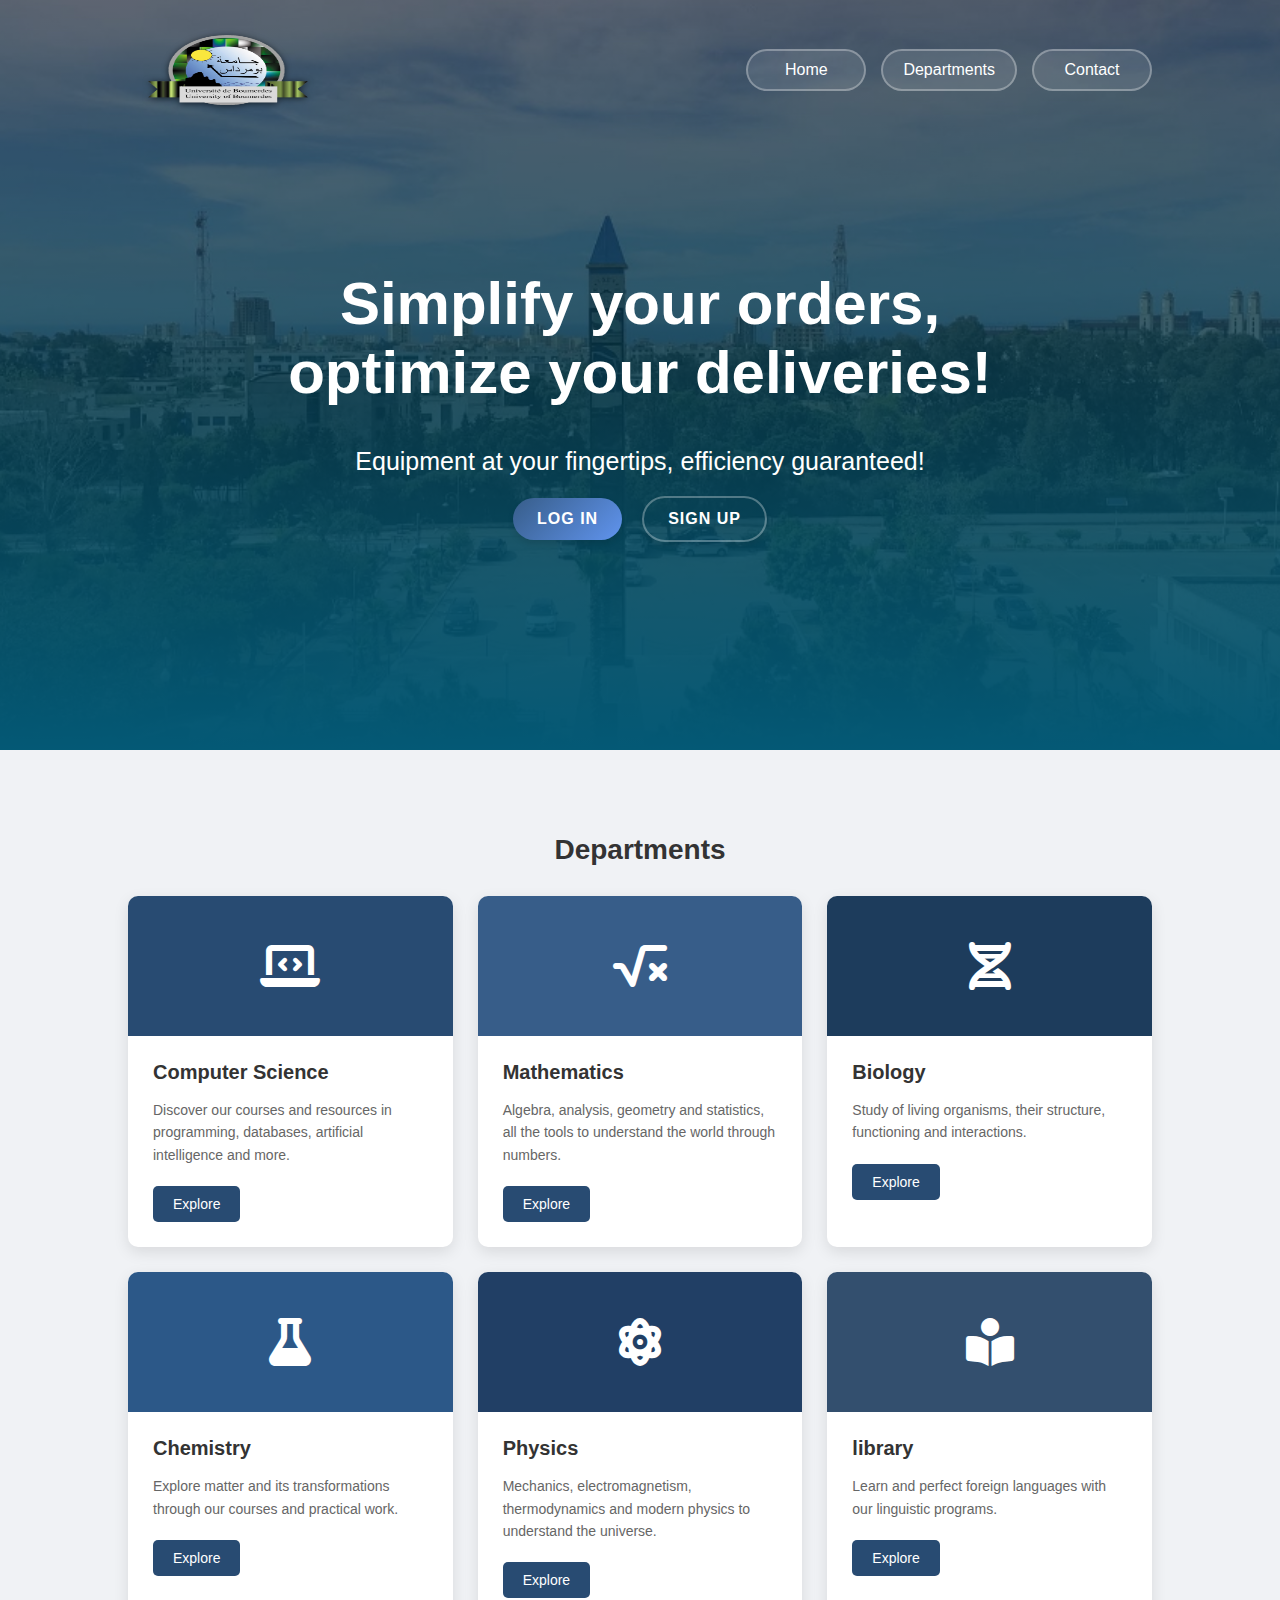
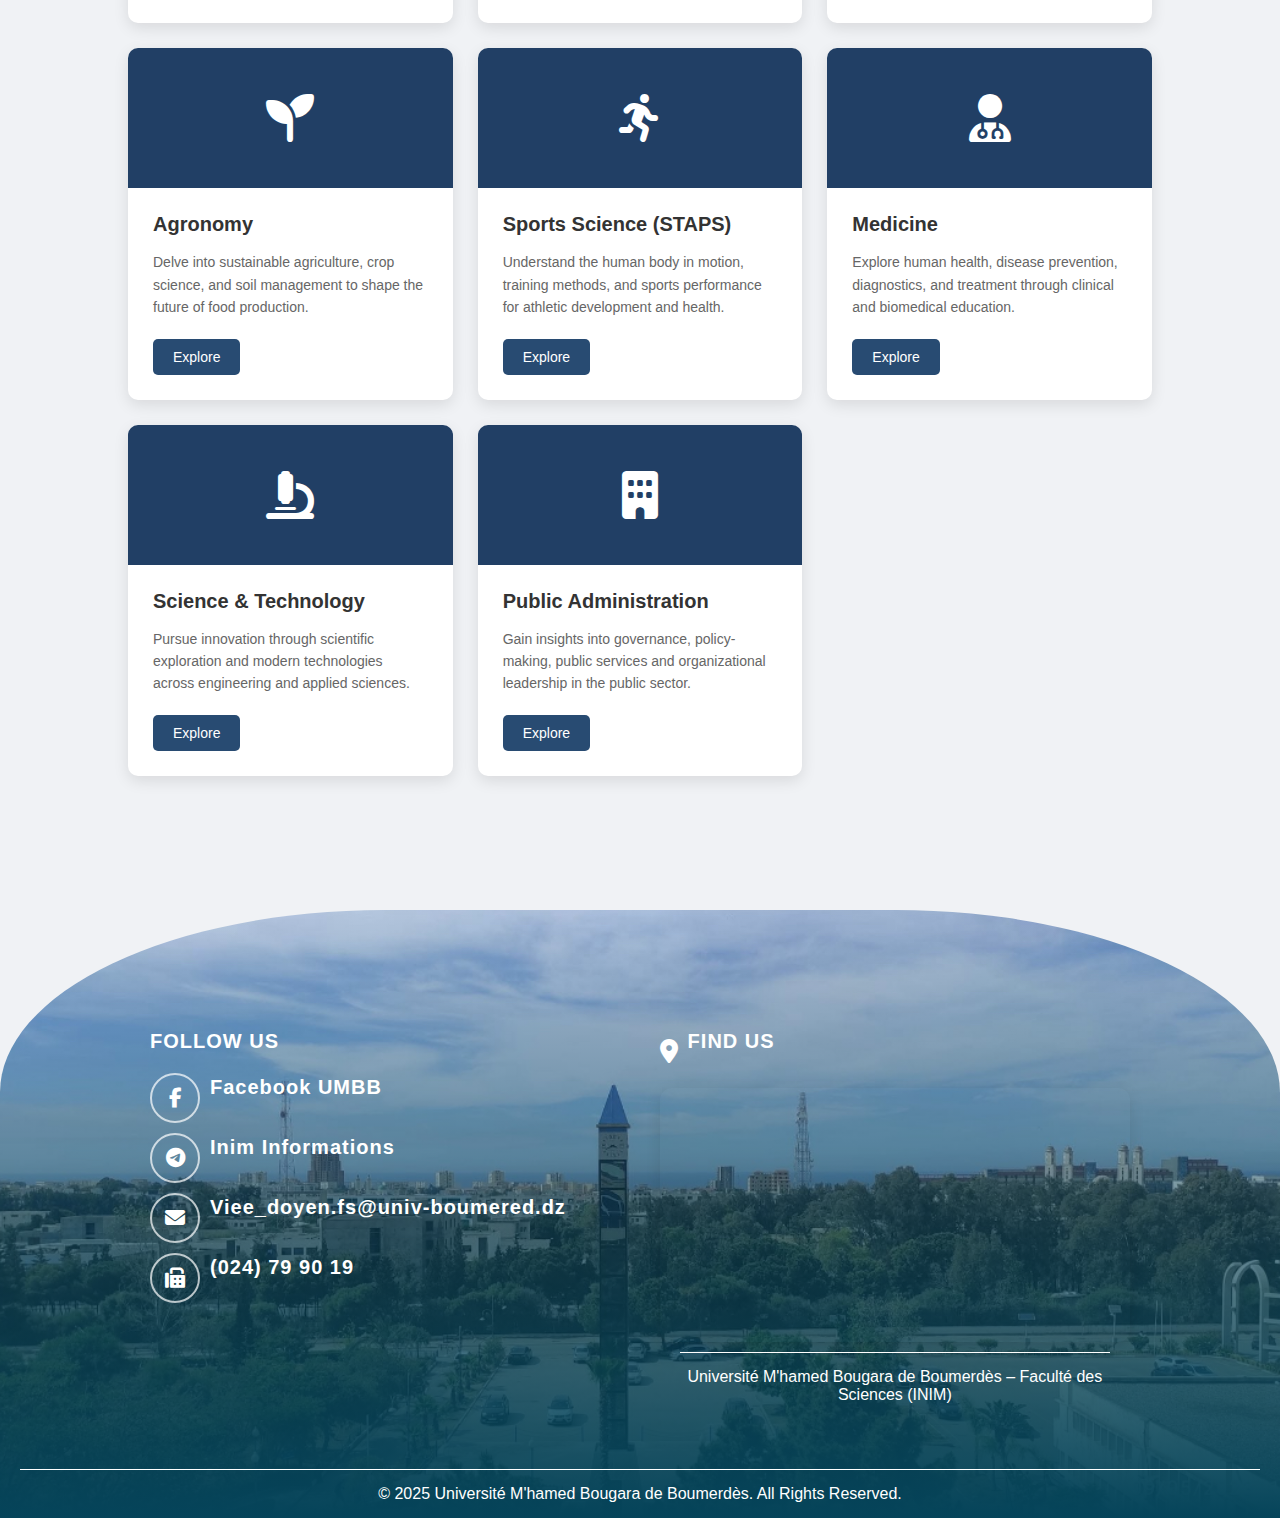
<file: index.html>
<!DOCTYPE html>
<html lang="en">
<head>
    <meta charset="UTF-8">
    <meta name="viewport" content="width=device-width, initial-scale=1.0">
    <title>Main Page</title>
    <style>
        * {
            margin: 0;
            padding: 0;
            box-sizing: border-box;
            font-family: Arial, sans-serif;
            --accent: #a88beb;
        }
        
        body {
            background-color: #f0f2f5;
        }
        .logo {
            display: flex;
            align-items: center;
        }
        
        .logo img {
            width: 200px;
            height: 70px;
            margin: 10%;
        }
        
        
        
        /* Style for navbar links with new design */
        .nav-links {
            display: flex;
            list-style: none;
            gap: 15px;
        }
        
        .nav-links li a {
            display: inline-block;
            padding: 10px 20px;
            color: white;
            text-decoration: none;
            font-weight: 500;
            border: 2px solid rgba(255, 255, 255, 0.3);
            border-radius: 30px;
            background-color: rgba(255, 255, 255, 0.1);
            transition: all 0.3s ease;
            text-align: center;
            min-width: 120px;
        }
        
        .nav-links li a:hover {
            background-color: rgba(255, 255, 255, 0.2);
            transform: translateY(-3px);
            box-shadow: 0 5px 15px rgba(0, 0, 0, 0.2);
        }
        
        .dropdown {
            position: relative;
            display: inline-block;
        }
        
        .dropdown-content {
            display: none;
            position: absolute;
            background-color: #111;
            min-width: 200px;
            box-shadow: 0 8px 16px rgba(0,0,0,0.2);
            z-index: 1;
            border-radius: 5px;
            top: 45px;
        }
        
        .dropdown-content a {
            color: #fff;
            padding: 12px 16px;
            text-decoration: none;
            display: block;
            transition: background-color 0.3s;
            border-radius: 0 !important;
            border: none !important;
            text-align: left !important;
            min-width: initial !important;
        }
        
        .dropdown-content a:hover {
            background-color: #333;
        }
        
        .dropdown:hover .dropdown-content {
            display: block;
        }
        
        /* Base style for all buttons */
        .btn, .signup-btn {
            padding: 12px 24px;
            border-radius: 30px;
            font-family: 'Poppins', sans-serif;
            font-weight: 600;
            font-size: 16px;
            text-transform: uppercase;
            letter-spacing: 1px;
            cursor: pointer;
            transition: all 0.3s ease;
            box-shadow: 0 4px 6px rgba(0, 0, 0, 0.1);
            border: none;
            margin: 0 10px;
        }
        
        /* Specific style for login button */
        .btn-custom-primary {
            background: linear-gradient(135deg, #375d89 0%, #6094ee 100%);
            color: white;
        }
        
        .btn-custom-primary:hover {
            background: linear-gradient(135deg, #375d89 0%, #6094ee 100%);
            transform: translateY(-3px);
            box-shadow: 0 7px 14px rgba(0, 0, 0, 0.15);
        }
        
        /* Specific style for signup button */
        .signup-btn {
            background: transparent;
            color: white;
            border: 2px solid rgba(255, 255, 255, 0.3);
        }
        
        .signup-btn:hover {
            background: rgba(255, 255, 255, 0.1);
            color: white;
            transform: translateY(-3px);
            box-shadow: 0 7px 14px rgba(0, 0, 0, 0.15);
        }
        
        /* Style for button container */
        .auth-buttons {
            display: flex;
            justify-content: center;
            align-items: center;
            margin: 20px 0;
        }
        
        /* Click effect for both buttons */
        .btn:active, .signup-btn:active {
            transform: translateY(1px);box-shadow: 0 2px 4px rgba(0, 0, 0, 0.1);
        }
        
        .hero-logo {
            width: 80px;
            height: 80px;
            margin-bottom: 20px;
        }
        
        .hero h1 {
            font-size: 60px;
            margin-bottom: 40px;
            max-width: 800px;
        }
        
        .hero p {
            font-size: 25px;
            margin-bottom: 20px;
            max-width: 800px;
        }
        
        .cta-button {
            background-color: #0076ff;
            color: white;
            padding: 12px 30px;
            border: none;
            border-radius: 25px;
            font-size: 16px;
            cursor: pointer;
            transition: background-color 0.3s;
        }
        
        .cta-button:hover {
            background-color: #0062d1;
        }
        
        /* Main Content */
        #main-content {
            padding: 84px 10%;
        }
        
        .section-title {
            color: #333;
            font-size: 28px;
            margin-bottom: 30px;
            text-align: center;
        }
        
        /* Department Section */
        .department-grid {
            display: grid;
            grid-template-columns: repeat(auto-fill, minmax(280px, 1fr));
            gap: 25px;
            margin-bottom: 50px;
        }
        
        .department-card {
            background-color: #fff;
            border-radius: 10px;
            box-shadow: 0 5px 15px rgba(0,0,0,0.1);
            overflow: hidden;
            transition: transform 0.3s, box-shadow 0.3s;
        }
        
        .department-card:hover {
            transform: translateY(-5px);
            box-shadow: 0 8px 25px rgba(0,0,0,0.15);
        }
        
        .department-header {
            height: 140px;
            display: flex;
            align-items: center;
            justify-content: center;
            color: white;
            font-size: 48px;
        }
        
        .department-body {
            padding: 25px;
        }
        
        .department-name {
            font-size: 20px;
            font-weight: bold;
            margin-bottom: 15px;
            color: #333;
        }
        
        .department-description {
            color: #666;
            font-size: 14px;
            line-height: 1.6;
            margin-bottom: 20px;
        }
        
        .explore-btn {
            display: inline-block;
            padding: 10px 20px;
            background-color: #284b72;
            color: white;
            border-radius: 5px;
            text-decoration: none;
            font-size: 14px;
            transition: background-color 0.3s;
        }
        
        .explore-btn:hover {
            background-color: #375d89;
        }
        
        /* Login Modal */
        .login-modal {
            display: none;
            position: fixed;
            top: 0;
            left: 0;
            width: 100%;
            height: 100%;
            background-color: rgba(0,0,0,0.7);
            z-index: 1000;
            align-items: center;
            justify-content: center;
        }
        
        .login-form {
            background-color: white;
            padding: 30px;
            border-radius: 10px;
            width: 350px;
            box-shadow: 0 5px 15px rgba(0,0,0,0.2);
        }
        
        .login-form h2 {
            margin-bottom: 20px;
            color: #333;
            text-align: center;
        }
        
        .form-group {
            margin-bottom: 15px;
        }
        
        .form-group label {
            display: block;
            margin-bottom: 5px;
            color: #555;
        }
        
        .form-group input {
            width: 100%;
            padding: 10px;
            border: 1px solid #ddd;
            border-radius: 5px;
        }
        
        .form-actions {
            display: flex;
            justify-content: space-between;
            align-items: center;
            margin-top: 20px;
        }
        
        .close-login {
            background: none;border: none;
            color: #666;
            cursor: pointer;
        }
        
        .submit-login {
            background-color: #0076ff;
            color: white;
            border: none;
            padding: 10px 20px;
            border-radius: 5px;
            cursor: pointer;
        }
        
        /* Media queries */
        @media (max-width: 768px) {
            .navbar {
                flex-direction: column;
                padding: 15px 5%;
            }
            
            .logo {
                margin-bottom: 15px;
                
            }
            
            .nav-links {
                margin: 15px 0;
                flex-direction: column;
                width: 100%;
            }
            
            .nav-links li {
                width: 100%;
                margin: 5px 0;
            }
            
            .nav-links li a {
                width: 100%;
                display: block;
            }
            
            .hero h1 {
                font-size: 28px;
            }
            
            .hero p {
                font-size: 16px;
            }
            
            .department-grid {
                grid-template-columns: 1fr;
            }
         }
         
         /*----------------contact--------------------*/
         /* Styles for contact section */
         .contact-section {
             padding: 60px 10%;
             background-color: #f8f9fa;
         }
         
         .contact-container {
             display: flex;
             flex-wrap: wrap;
             gap: 30px;
             margin-top: 30px;
         }
         
         .contact-info {
             flex: 1;
             min-width: 300px;
             background-color: #fff;
             padding: 30px;
             border-radius: 10px;
             box-shadow: 0 5px 15px rgba(0,0,0,0.1);
         }
         
         .info-item {
             display: flex;
             align-items: center;
             margin-bottom: 20px;
         }
         
         .info-item i {
             font-size: 20px;
             color: #2d598b;
             margin-right: 15px;
             width: 40px;
             height: 40px;
             display: flex;
             align-items: center;
             justify-content: center;
             background-color: rgba(45, 89, 139, 0.1);
             border-radius: 50%;
        }
        
        /* Style for navbar - modified to not be fixed */
        .navbar {
            background-size: cover;
            background-position: center;
            display: flex;
            justify-content: space-between;
            align-items: center;
            padding: 15px 10%;
            position: relative; /* Changed from sticky to relative */
            z-index: 1000;
        }
        
        /* Add dark overlay for navbar */
        .navbar::before {
            content: none;
            position: absolute;
            top: 0;
            left: 0;
            width: 100%;
            height: 100%;
            background-color: rgba(0, 0, 0, 0.5);
            z-index: -1;
        }
        
        /* Ensure logo and links are visible on background image */
        
        
        .nav-links {
            display: flex;
            list-style: none;
            position: relative; /* Relative position to be above overlay */
        }
        
        .auth-buttons {
            position: relative; /* Relative position to be above overlay */
        }
        
        /* Styles for navbar superimposed on background image */
        .navbar {
            position: absolute; /* Absolute position to overlay on image */
            top: 0;
            left: 0;
            width: 100%;
            z-index: 1000;
            padding: 15px 10%;
        }
        
        /* Hero section with background image */
        .hero {
            height: 750px; /* Increased height to accommodate navbar */
            background: linear-gradient(rgba(8, 9, 9, 0.093),#08b2eb),url("./assets/imgs/IMG_6167.jpg");
            background-size: cover;
            background-position: center;
            color: white;
            display: flex;
            flex-direction: column;
            justify-content: center;
            align-items: center;
            text-align: center;
            position: relative;
            padding-top: 80px; /* Space for navbar */
        }
        
        /* Dark overlay to improve text readability */
        .hero::before {
            content: '';
            position: absolute;
            top: 0;
            left: 0;
            width: 100%;
            height: 100%;
            background-color: rgba(0, 0, 0, 0.5);
            z-index: 0;
        }
        
        /* Ensure hero content is above the overlay */
        .hero-content {
            position: relative;
            z-index: 1;
            padding: 0 20px;
        }
        
        /* Style for logo in navbar */
        .logo img {
            filter: drop-shadow(0 1px 3px rgba(0, 0, 0, 0.6));
        }
        



/* CSS */
/* CSS for footer */
/* CSS for footer */
footer {
    background: linear-gradient(rgba(8, 9, 9, 0.104),#05445a),url("./assets/imgs/IMG_6167.jpg");
    padding-top: 100px;
    border-radius: 30% 30% 0 0;
    background-size: cover;
    background-position: center;
}

.newsletter-contact {
    display: flex;
    justify-content: space-between;
    align-items: flex-start;
    padding: 20px 150px;
    flex-wrap: wrap;
}

.newsletter, .contact {
    width: 48%;
    margin-bottom: 30px;
}

.newsletter-contact span {
    font-size: 20px;
    font-weight: 600;
    color: #FFFFFF;
    letter-spacing: 1px;
    display: block;
    margin-bottom: 20px;
}

footer p {
    padding: 15px 0;
    margin: 0 20px;
    text-align: center;
    border-top: 1px solid #fff;
    color: #fff;
}

/* Styles for location section */
.map-container {
    border-radius: 12px;
    overflow: hidden;
    margin-top: 15px;
    box-shadow: 0 4px 15px rgba(0, 0, 0, 0.1);
}

/* VERTICAL social contact container */
.social-contact-container.vertical {
    display: flex;
    flex-direction: column; /* Make items stack vertically */
    gap: 15px;
    margin-top: 20px;
}

.social-contact-item {
    display: flex;
    align-items: center;
    gap: 10px;
    margin-bottom: 10px;
    width: 100%; /* Full width in vertical layout */
}

.social-icon {
    width: 50px;
    height: 50px;
    border: 2px solid rgba(255, 255, 255, 0.7);
    border-radius: 50%;
    display: flex;
    justify-content: center;
    align-items: center;
    text-decoration: none;
    background-color: transparent;
    transition: all 0.3s ease;
}

.social-icon i {
    color: white;
    font-size: 20px;
}

.social-text {
    font-size: 16px;
    color: white;
}

.social-icon:hover {
    transform: translateY(-5px);
    box-shadow: 0 5px 15px rgba(0, 0, 0, 0.3);
}

/* Location heading styling */
.location-heading {
    display: flex;
    align-items: center;
    gap: 10px;
    margin-bottom: 15px;
}

.location-heading i {
    font-size: 24px;
    color: white;
}

/* Media queries for responsiveness */
@media (max-width: 1200px) {
    .newsletter-contact {
        padding: 20px 50px;
    }
}

@media (max-width: 992px) {
    .newsletter, .contact {
        width: 100%;
        margin-bottom: 40px;
    }
    
    .footer_img {
        width: 100%;
        margin: 30px 0;
    }
    
    .newsletter-contact {
        flex-wrap: wrap;
    }
}

@media (max-width: 768px) {
    .newsletter, .contact {
        width: 100%;
        margin-bottom: 40px;
    }
    
    .newsletter-contact h3 {
        font-size: 32px;
        line-height: 38px;
    }
}
    </style>
    <link rel="stylesheet" href="https://cdnjs.cloudflare.com/ajax/libs/font-awesome/6.4.0/css/all.min.css">
</head>
<body>
    <nav class="navbar">
        <div class="logo">
            <img src="./assets/imgs/20170617013644!Logo-umbb-crsic.png" alt="Logo">
        </div>
        <ul class="nav-links">
            <li><a href="#">Home</a></li>
            <li class="dropdown">
                <a href="#main-content">Departments</a>
            </li>
            <li><a href="#footer">Contact</a></li>
        </ul>
        
    </nav>

     

    <!-- Hero Section -->
    <section class="hero">
        <div class="overlay"></div>
        <div class="hero-content">   
            <h1>Simplify your orders, optimize your deliveries!</h1>
            <p>Equipment at your fingertips, efficiency guaranteed!</p>
            <div class="auth-buttons">
                <a href="./php/login.php">
                    <button type="button" class="btn btn-custom-primary">
                      LOG IN
                    </button>
                </a>
                <a href="./php/register.php">
                    <button class="signup-btn">Sign Up</button>
                </a>
            </div>
        </div>
    </section>

    <!-- Main Content -->
    <div id="main-content">
        <h2 class="section-title">Departments</h2>
        <div class="department-grid">
            <div class="department-card">
                <div class="department-header" style="background-color: #284b72;">
                    <i class="fas fa-laptop-code"></i>
                </div>
                <div class="department-body">
                    <h4 class="department-name">Computer Science</h4>
                    <p class="department-description">Discover our courses and resources in programming, databases, artificial intelligence and more.</p>
                    <a href="CONDITION.HTML" class="explore-btn">Explore</a>
                </div>
            </div>
            
            <div class="department-card">
                <div class="department-header" style="background-color: #375d89;">
                    <i class="fas fa-square-root-alt"></i>
                </div>
                <div class="department-body">
                    <h4 class="department-name">Mathematics</h4>
                    <p class="department-description">Algebra, analysis, geometry and statistics, all the tools to understand the world through numbers.</p>
                    <a href="CONDITION.HTML" class="explore-btn">Explore</a>
                </div>
            </div>
            
            <div class="department-card">
                <div class="department-header" style="background-color: #1d3c5c;">
                    <i class="fas fa-dna"></i>
                </div>
                <div class="department-body">
                    <h4 class="department-name">Biology</h4>
                    <p class="department-description">Study of living organisms, their structure, functioning and interactions.</p>
                    <a href="CONDITION.HTML" class="explore-btn">Explore</a>
                </div>
            </div>
            
            <div class="department-card">
                <div class="department-header" style="background-color: #2c5888;">
                    <i class="fas fa-flask"></i>
                </div>
                <div class="department-body">
                    <h4 class="department-name">Chemistry</h4>
                    <p class="department-description">Explore matter and its transformations through our courses and practical work.</p>
                    <a href="CONDITION.HTML" class="explore-btn">Explore</a>
                </div>
            </div>
            
            <div class="department-card">
                <div class="department-header" style="background-color: #213f65;">
                    <i class="fas fa-atom"></i>
                </div>
                <div class="department-body">
                    <h4 class="department-name">Physics</h4>
                    <p class="department-description">Mechanics, electromagnetism, thermodynamics and modern physics to understand the universe.</p>
                    <a href="CONDITION.HTML" class="explore-btn">Explore</a>
                </div>
            </div>
            
            <div class="department-card">
                <div class="department-header"style="background-color: #334f6e;">
                    <i class="fas fa-book-reader"></i>
                </div>
                <div class="department-body">
                    <h4 class="department-name">library</h4>
                    <p class="department-description">Learn and perfect foreign languages with our linguistic programs.</p>
                    <a href="CONDITION.HTML" class="explore-btn">Explore</a>
                </div>
            </div>
            <!-- Agronomy Department -->
            <div class="department-card">
                <div class="department-header" style="background-color:  #213f65;">
                    <i class="fas fa-seedling"></i>
                </div>
                <div class="department-body">
                    <h4 class="department-name">Agronomy</h4>
                    <p class="department-description">Delve into sustainable agriculture, crop science, and soil management to shape the future of food production.</p>
                    <a href="CONDITION.HTML" class="explore-btn">Explore</a>
                </div>
            </div>
            
            <!-- STAPS Department -->
            <div class="department-card">
                <div class="department-header" style="background-color:  #213f65;">
                    <i class="fas fa-running"></i>
                </div>
                <div class="department-body">
                    <h4 class="department-name">Sports Science (STAPS)</h4>
                    <p class="department-description">Understand the human body in motion, training methods, and sports performance for athletic development and health.</p>
                    <a href="CONDITION.HTML" class="explore-btn">Explore</a>
                </div>
            </div>
            
            <!-- Medicine Department -->
            <div class="department-card">
                <div class="department-header" style="background-color: #213f65;">
                    <i class="fas fa-user-md"></i>
                </div>
                <div class="department-body">
                    <h4 class="department-name">Medicine</h4>
                    <p class="department-description">Explore human health, disease prevention, diagnostics, and treatment through clinical and biomedical education.</p>
                    <a href="CONDITION.HTML" class="explore-btn">Explore</a>
                </div>
            </div>
            
            <!-- Science & Technology Department -->
            <div class="department-card">
                <div class="department-header" style="background-color:  #213f65;">
                    <i class="fas fa-microscope"></i>
                </div>
                <div class="department-body">
                    <h4 class="department-name">Science & Technology</h4>
                    <p class="department-description">Pursue innovation through scientific exploration and modern technologies across engineering and applied sciences.</p>
                    <a href="CONDITION.HTML" class="explore-btn">Explore</a>
                </div>
            </div>
            
            <!-- Administration Department -->
            <div class="department-card">
                <div class="department-header" style="background-color:  #213f65;">
                    <i class="fas fa-building"></i>
                </div>
                <div class="department-body">
                    <h4 class="department-name">Public Administration</h4>
                    <p class="department-description">Gain insights into governance, policy-making, public services and organizational leadership in the public sector.</p>
                    <a href="CONDITION.HTML" class="explore-btn">Explore</a>
                </div>
            </div>
        </div>
    </div>
    
    <!-- Footer section with redesigned layout -->
    <!-- Footer section with redesigned layout -->
<footer id="footer">
    <div class="newsletter-contact">
        <!-- Left side: Social Media Section -->
        <div class="newsletter">
            <span>FOLLOW US</span>
            
            <!-- Social media buttons in horizontal layout -->
            <div class="social-contact-container">
                <!-- Facebook -->
                <div class="social-contact-item">
                    <a target="_blank" class="social-icon" title="Facebook UMBB">
                        <i class="fab fa-facebook-f"></i>
                    </a>
                    <span class="social-text">Facebook UMBB</span>
                </div>
            
                <!-- Telegram -->
                <div class="social-contact-item">
                    <a class="social-icon" title="Telegram (non disponible)">
                        <i class="fab fa-telegram-plane"></i>
                    </a>
                    <span class="social-text">Inim Informations</span>
                </div>
            
                <!-- Email -->
                <div class="social-contact-item">
                    <a class="social-icon" title="Envoyer un e-mail">
                        <i class="fas fa-envelope"></i>
                    </a>
                    <span class="social-text">Viee_doyen.fs@univ-boumered.dz</span>
                </div>
            
                <!-- Fax -->
                <div class="social-contact-item">
                    <a class="social-icon" title="Fax : (024) 79 90 19" style="cursor: default;">
                        <i class="fas fa-fax"></i>
                    </a>
                    <span class="social-text">(024) 79 90 19</span>
                </div>
            </div>
        </div>
        
        <!-- Right side: Map Section - on same level as social media -->
        <div class="contact">
            <div class="location-heading">
                <i class="fas fa-map-marker-alt"></i>
                <span>FIND US</span>
            </div>
            <div class="map-container">
                <iframe
                src="https://www.google.com/maps/embed?pb=!1m18!1m12!1m3!1d3197.1720342758037!2d3.4741708!3d36.7066439!2m3!1f0!2f0!3f0!3m2!1i1024!2i768!4f13.1!3m3!1m2!1s0x128e690a14f4bd55%3A0x9b0fb63b4f132a51!2sFacult%C3%A9%20des%20Sciences%2C%20Universit%C3%A9%20M'Hamed%20Bougara%20de%20Boumerd%C3%A8s!5e0!3m2!1sfr!2sdz!4v1713619021749!5m2!1sfr!2sdz"
                width="100%" height="250" style="border:0;" allowfullscreen="" loading="lazy"
                referrerpolicy="no-referrer-when-downgrade">
                </iframe>
            </div>
            <p style="margin-top:10px; text-align:center;">Université M'hamed Bougara de Boumerdès – Faculté des Sciences (INIM)</p>
        </div>
    </div>
    
    <p>© 2025 Université M'hamed Bougara de Boumerdès. All Rights Reserved.</p>
</footer>
    <script>
         // Show login modal
         document.getElementById('showLogin').addEventListener('click', function() {
                 document.getElementById('loginModal').style.display = 'flex';
             });
             
             // Close login modal
             document.getElementById('closeLogin').addEventListener('click', function() {
                 document.getElementById('loginModal').style.display = 'none';
             });
             
             // Close modal when clicking outside of it
             window.addEventListener('click', function(event) {
                 if (event.target === document.getElementById('loginModal')) {
                     document.getElementById('loginModal').style.display = 'none';
                 }
             });
         </script>
     </body>
     </html>
</file>
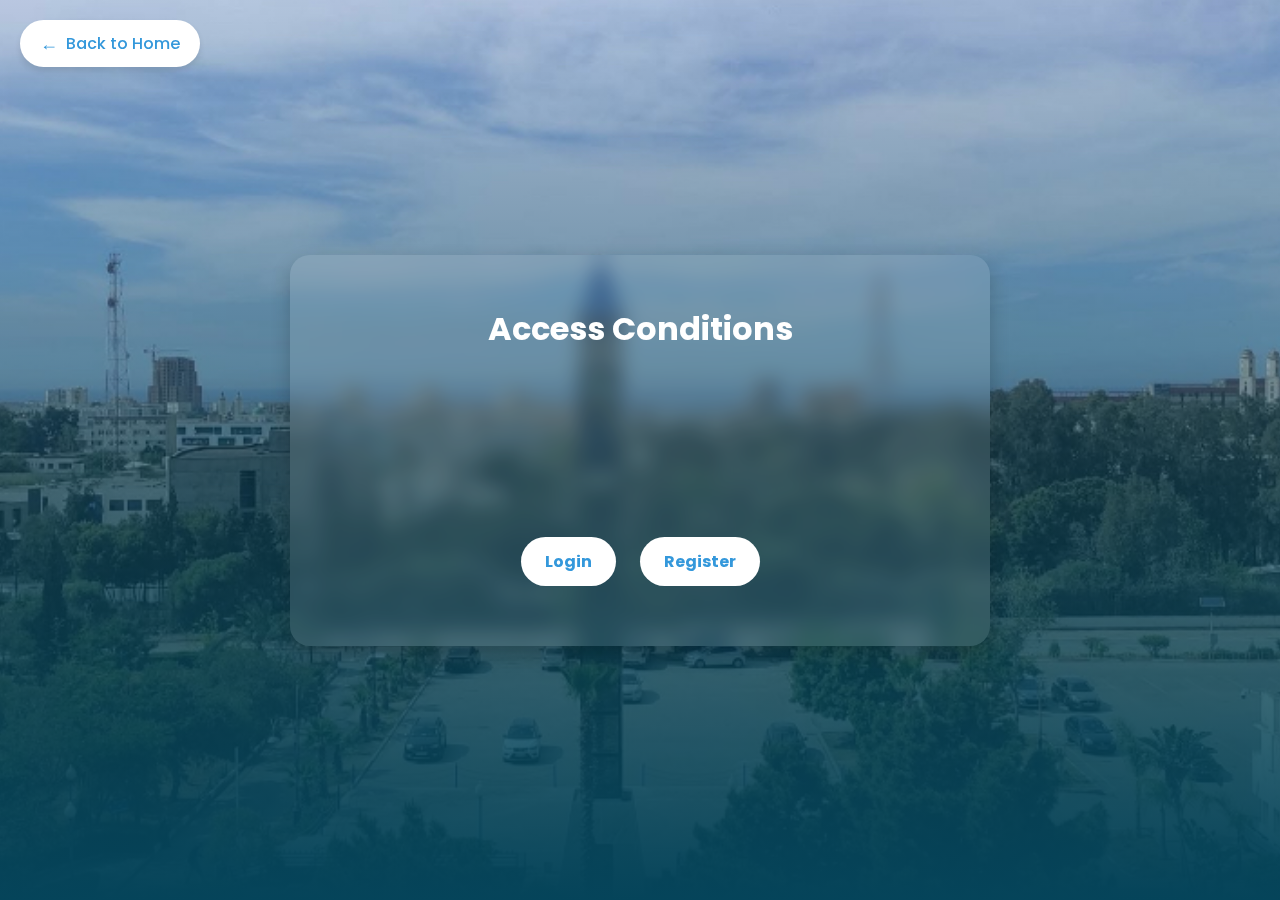
<file: CONDITION.HTML>
<!DOCTYPE html>
<html lang="en">
<head>
  <meta charset="UTF-8" />
  <meta name="viewport" content="width=device-width, initial-scale=1.0"/>
  <title>Access Conditions</title>
  <link href="https://fonts.googleapis.com/css2?family=Poppins:wght@300;500;700&display=swap" rel="stylesheet"/>
  <style>
    * {
      margin: 0;
      padding: 0;
      box-sizing: border-box;
    }
    
    body {
        height: 750px; /* Increased height to accommodate navbar */
        background: linear-gradient(rgba(8, 9, 9, 0.104),#05445a),url("./assets/imgs/IMG_6167.jpg");
            background-size: cover;
            background-position: center;                                      
            flex-direction: column;                                    
            text-align: center;
            position: relative;                   
            font-family: 'Poppins', sans-serif;             
            color: #fff;
      display: flex;
      justify-content: center;
      align-items: center;
      min-height: 100vh;
      overflow: hidden;           
    }
    
    .back-home {
      position: absolute;
      top: 20px;
      left: 20px;
      padding: 10px 20px;
      background-color: #fff;
      color: #3498db;
      border-radius: 30px;
      text-decoration: none;
      font-weight: 500;
      display: flex;
      align-items: center;
      transition: all 0.3s ease;
      backdrop-filter: blur(5px);
      box-shadow: 0 4px 6px rgba(0, 0, 0, 0.1);
    }
    
    .back-home:hover {
      background-color: #2980b9;
      color: #fff;
      transform: translateY(-2px);
    }
    
    .back-home:before {
      content: "←";
      margin-right: 8px;
      font-size: 18px;
    }
    
    .card {
      background-color: rgba(255, 255, 255, 0.1);
      padding: 50px;
      border-radius: 20px;
      width: 200%;
      max-width: 700px;
      box-shadow: 0 8px 20px rgba(0, 0, 0, 0.2);
      animation: slideUp 1s ease-out;
      backdrop-filter: blur(10px);
    }
    
    .card h2 {
      font-size: 2em;
      margin-bottom: 20px;
      text-align: center;
    }
    
    .card ul {
      list-style-type: square;
      margin-bottom: 30px;
      padding-left: 20px;
      font-size: 1.1em;
    }
    
    .card ul li {
      margin-bottom: 10px;
      opacity: 0;
      transform: translateY(20px);
      animation: fadeInUp 0.5s forwards;
    }
    
    .card ul li:nth-child(1) { animation-delay: 0.2s; }
    .card ul li:nth-child(2) { animation-delay: 0.4s; }
    .card ul li:nth-child(3) { animation-delay: 0.6s; }
    
    .actions {
      text-align: center;
    }
    
    .actions a {
      display: inline-block;
      margin: 10px;
      padding: 12px 24px;
      border-radius: 30px;
      background-color: #fff;
      color: #3498db;
      font-weight: bold;
      text-decoration: none;
      transition: 0.3s ease;
    }
    
    .actions a:hover {
      background-color: #2980b9;
      color: #fff;
    }
    
    @keyframes slideUp {
      from {
        opacity: 0;
        transform: translateY(50px);
      }
      to {
        opacity: 1;
        transform: translateY(0);
      }
    }
    
    @keyframes fadeInUp {
      from {
        opacity: 0;
        transform: translateY(10px);
      }
      to {
        opacity: 1;
        transform: translateY(0);
      }
    }
  </style>
</head>
<body>
  
  <a href="index.html" class="back-home">Back to Home</a>
  
  <div class="card">
    <h2>Access Conditions</h2>
    <ul>
      <li>You must be an officially recognized department head at UMBB.</li>
      <li>You must have a private account registered on this platform.</li>
      <li>Your account must be approved by an administrator before making any product requests.</li>
    </ul>
    
    <div class="actions">
      <a href="./php/login.php">Login</a>
      <a href="./php/register.php">Register</a>
    </div>
  </div>
  
  <script>
    // Smooth fade-in animation for each list item
    document.addEventListener('DOMContentLoaded', () => {
      const items = document.querySelectorAll('li');
      items.forEach((item, index) => {item.style.animationDelay = ${index * 0.2 + 0.2}s;
      });
    });
  </script>
 
</body>
</html>
</file>
